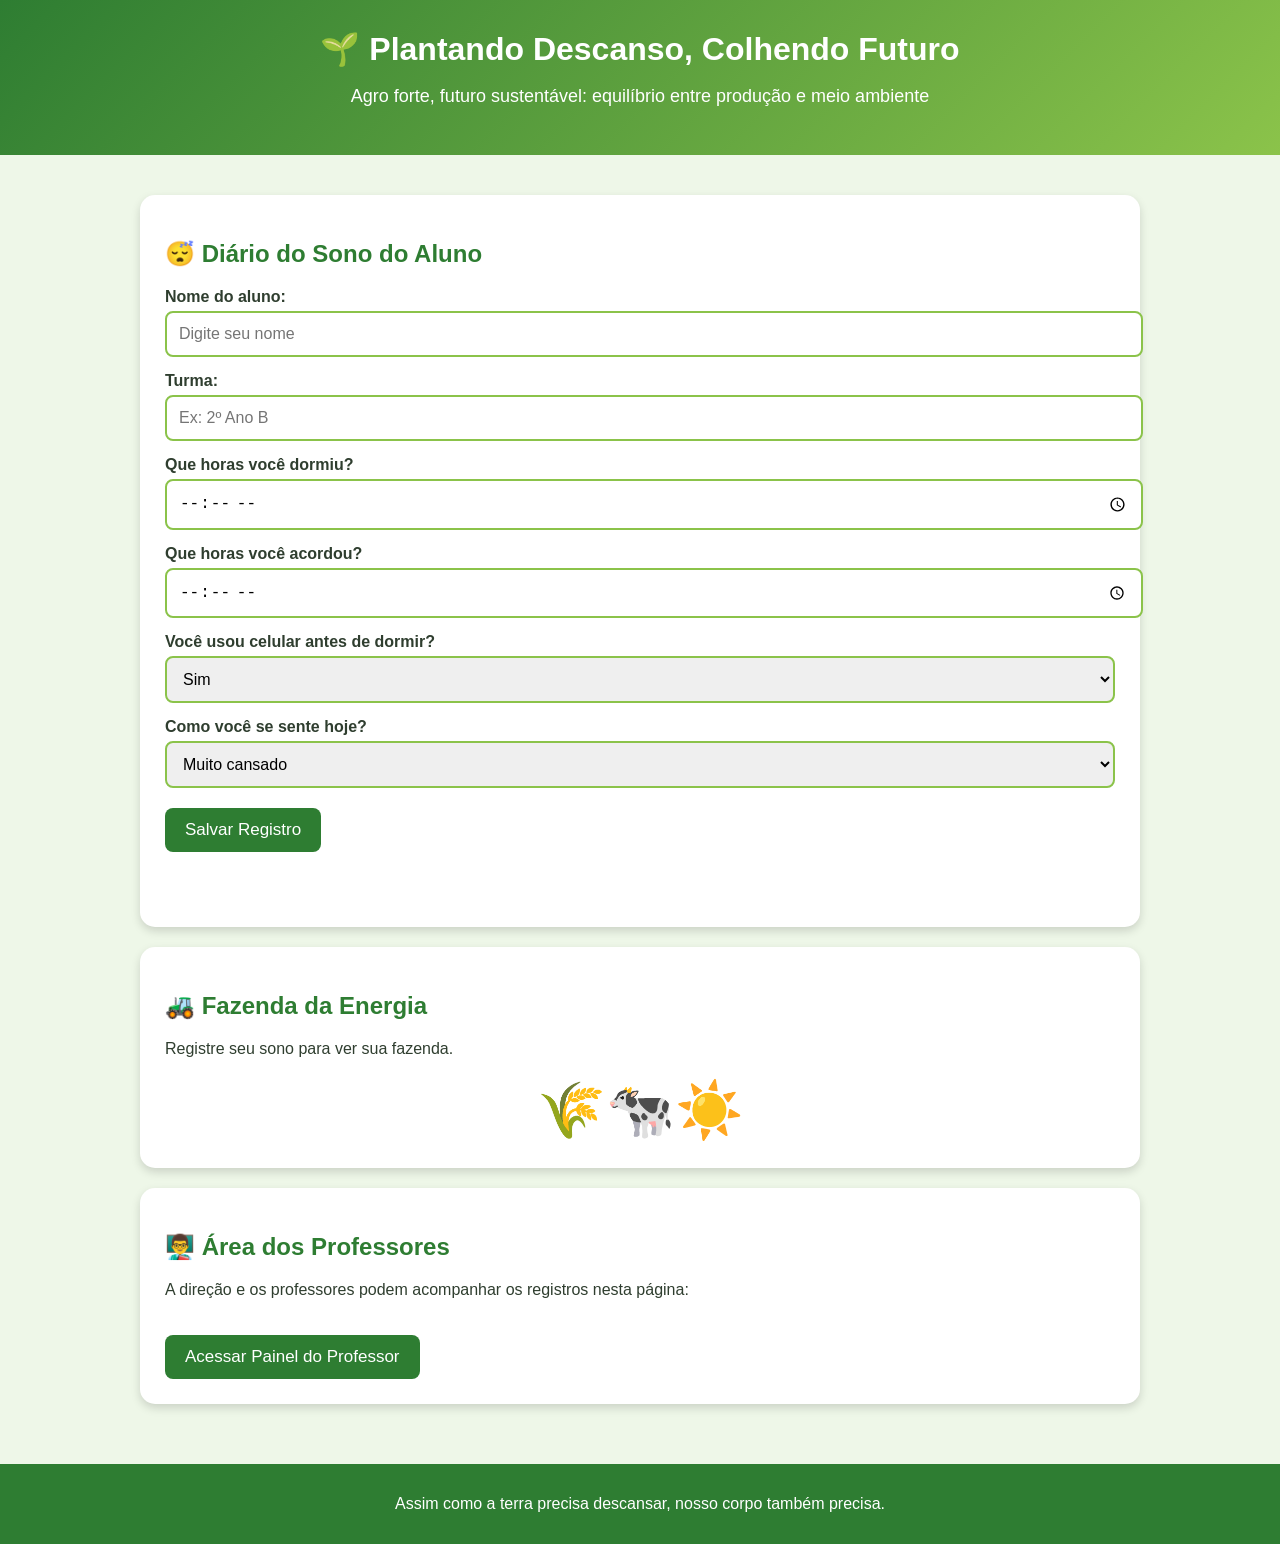
<file: index.html>
<!DOCTYPE html>
<html lang="pt-BR">
<head>
  <meta charset="UTF-8">
  <title>Plantando Descanso, Colhendo Futuro</title>
  <link rel="stylesheet" href="style.css">
</head>
<body>

<header>
  <h1>🌱 Plantando Descanso, Colhendo Futuro</h1>
  <p>Agro forte, futuro sustentável: equilíbrio entre produção e meio ambiente</p>
</header>

<main>
  <section class="card">
    <h2>😴 Diário do Sono do Aluno</h2>

    <label>Nome do aluno:</label>
    <input type="text" id="nome" placeholder="Digite seu nome">

    <label>Turma:</label>
    <input type="text" id="turma" placeholder="Ex: 2º Ano B">

    <label>Que horas você dormiu?</label>
    <input type="time" id="horaDormiu">

    <label>Que horas você acordou?</label>
    <input type="time" id="horaAcordou">

    <label>Você usou celular antes de dormir?</label>
    <select id="celular">
      <option value="Sim">Sim</option>
      <option value="Não">Não</option>
    </select>

    <label>Como você se sente hoje?</label>
    <select id="energia">
      <option value="Muito cansado">Muito cansado</option>
      <option value="Cansado">Cansado</option>
      <option value="Bem">Bem</option>
      <option value="Com muita energia">Com muita energia</option>
    </select>

    <button onclick="salvarRegistro()">Salvar Registro</button>

    <div id="resultado"></div>
  </section>

  <section class="card">
    <h2>🚜 Fazenda da Energia</h2>
    <p id="fazenda">Registre seu sono para ver sua fazenda.</p>
    <div id="imagemFazenda">🌾🐄☀️</div>
  </section>

  <section class="card">
    <h2>👨‍🏫 Área dos Professores</h2>
    <p>A direção e os professores podem acompanhar os registros nesta página:</p>
    <a class="botao-link" href="professor.html">Acessar Painel do Professor</a>
  </section>
</main>

<footer>
  <p>Assim como a terra precisa descansar, nosso corpo também precisa.</p>
</footer>

<script src="script.js"></script>
</body>
</html>
</file>
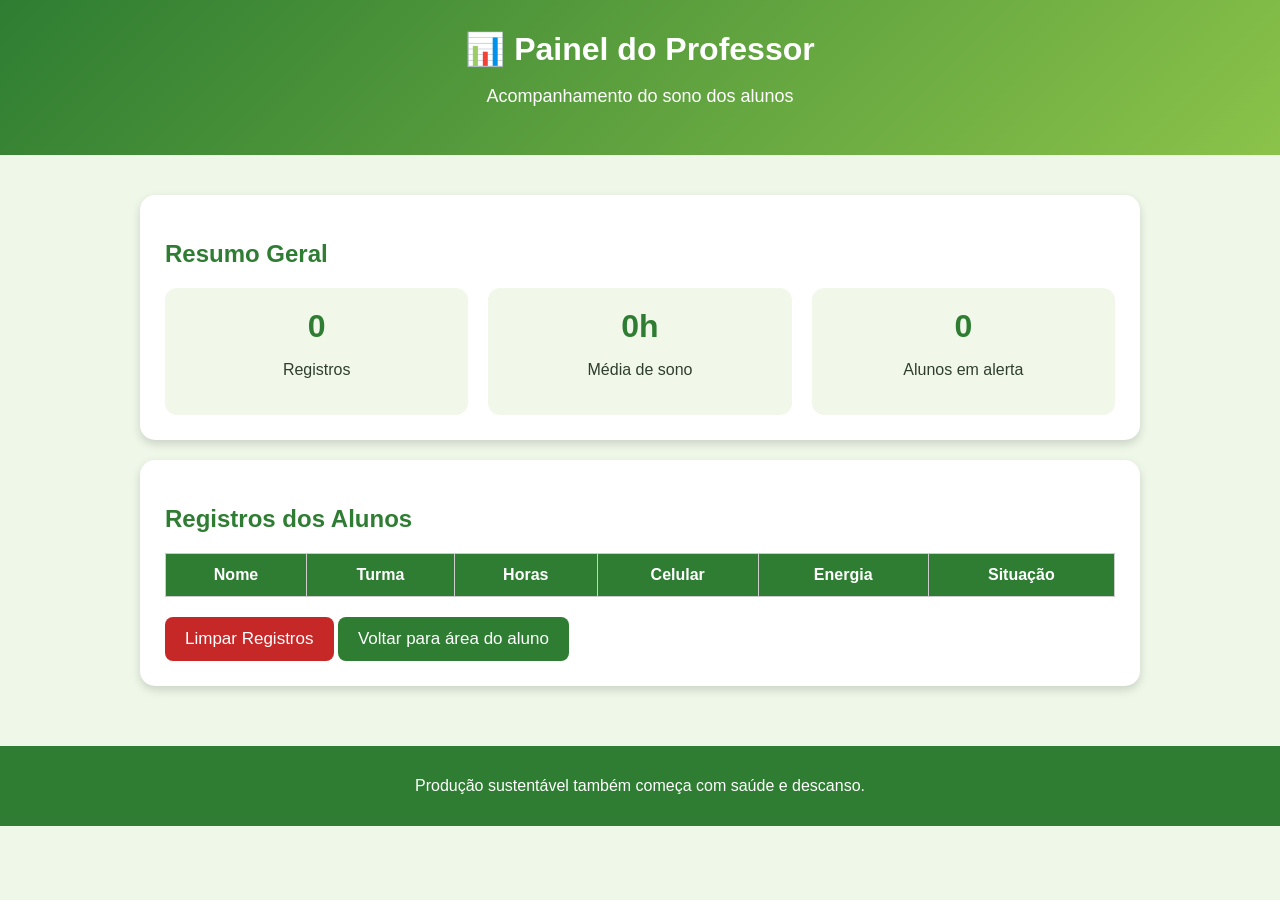
<file: professor.html>
<!DOCTYPE html>
<html lang="pt-BR">
<head>
  <meta charset="UTF-8">
  <title>Painel do Professor</title>
  <link rel="stylesheet" href="style.css">
</head>
<body>

<header>
  <h1>📊 Painel do Professor</h1>
  <p>Acompanhamento do sono dos alunos</p>
</header>

<main>
  <section class="card">
    <h2>Resumo Geral</h2>

    <div class="resumo">
      <div>
        <h3 id="totalRegistros">0</h3>
        <p>Registros</p>
      </div>

      <div>
        <h3 id="mediaSono">0h</h3>
        <p>Média de sono</p>
      </div>

      <div>
        <h3 id="alunosAlerta">0</h3>
        <p>Alunos em alerta</p>
      </div>
    </div>
  </section>

  <section class="card">
    <h2>Registros dos Alunos</h2>

    <table>
      <thead>
        <tr>
          <th>Nome</th>
          <th>Turma</th>
          <th>Horas</th>
          <th>Celular</th>
          <th>Energia</th>
          <th>Situação</th>
        </tr>
      </thead>
      <tbody id="tabelaRegistros"></tbody>
    </table>

    <button class="perigo" onclick="limparRegistros()">Limpar Registros</button>
    <a class="botao-link" href="index.html">Voltar para área do aluno</a>
  </section>
</main>

<footer>
  <p>Produção sustentável também começa com saúde e descanso.</p>
</footer>

<script src="professor.js"></script>
</body>
</html>
</file>
<file: style.css>
body {
  margin: 0;
  font-family: Arial, sans-serif;
  background: #eef7e8;
  color: #2f3e2f;
}

header {
  background: linear-gradient(135deg, #2e7d32, #8bc34a);
  color: white;
  text-align: center;
  padding: 30px 15px;
}

header h1 {
  margin: 0;
  font-size: 32px;
}

header p {
  font-size: 18px;
}

main {
  max-width: 1000px;
  margin: 30px auto;
  padding: 10px;
}

.card {
  background: white;
  padding: 25px;
  margin-bottom: 20px;
  border-radius: 15px;
  box-shadow: 0 4px 10px rgba(0,0,0,0.15);
}

.card h2 {
  color: #2e7d32;
}

label {
  display: block;
  margin-top: 15px;
  font-weight: bold;
}

input, select {
  width: 100%;
  padding: 12px;
  margin-top: 5px;
  border: 2px solid #8bc34a;
  border-radius: 8px;
  font-size: 16px;
}

button, .botao-link {
  display: inline-block;
  margin-top: 20px;
  padding: 12px 20px;
  background: #2e7d32;
  color: white;
  text-decoration: none;
  border: none;
  border-radius: 8px;
  font-size: 17px;
  cursor: pointer;
}

button:hover, .botao-link:hover {
  background: #1b5e20;
}

.perigo {
  background: #c62828;
}

.perigo:hover {
  background: #8e0000;
}

#resultado {
  margin-top: 20px;
  padding: 15px;
  border-radius: 10px;
  font-size: 18px;
  font-weight: bold;
}

#imagemFazenda {
  font-size: 55px;
  text-align: center;
  margin-top: 20px;
}

.resumo {
  display: flex;
  gap: 20px;
  flex-wrap: wrap;
}

.resumo div {
  flex: 1;
  min-width: 180px;
  background: #f1f8e9;
  border-radius: 12px;
  padding: 20px;
  text-align: center;
}

.resumo h3 {
  font-size: 32px;
  margin: 0;
  color: #2e7d32;
}

table {
  width: 100%;
  border-collapse: collapse;
  margin-top: 15px;
}

th {
  background: #2e7d32;
  color: white;
}

th, td {
  padding: 12px;
  border: 1px solid #ccc;
  text-align: center;
}

tr:nth-child(even) {
  background: #f1f8e9;
}

footer {
  text-align: center;
  background: #2e7d32;
  color: white;
  padding: 15px;
}

@media (max-width: 700px) {
  table {
    font-size: 13px;
  }

  header h1 {
    font-size: 24px;
  }
}
</file>
